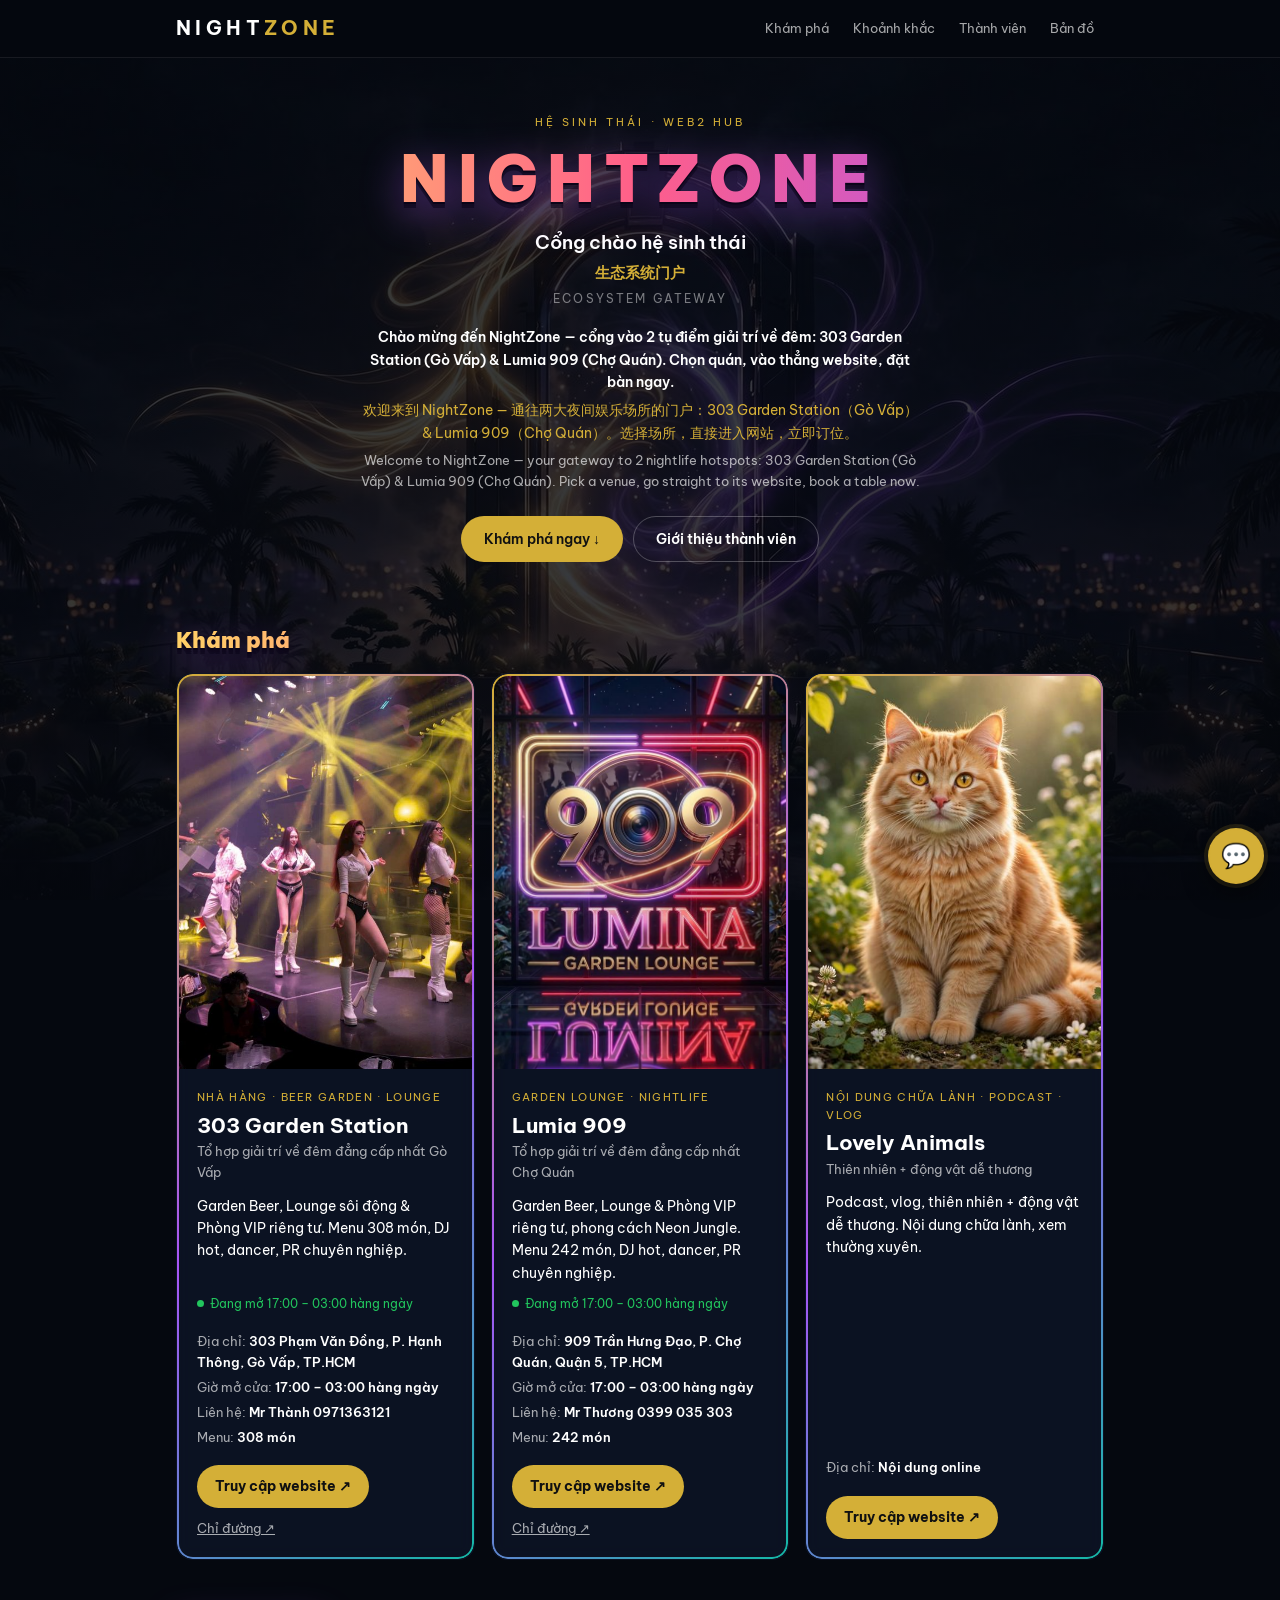
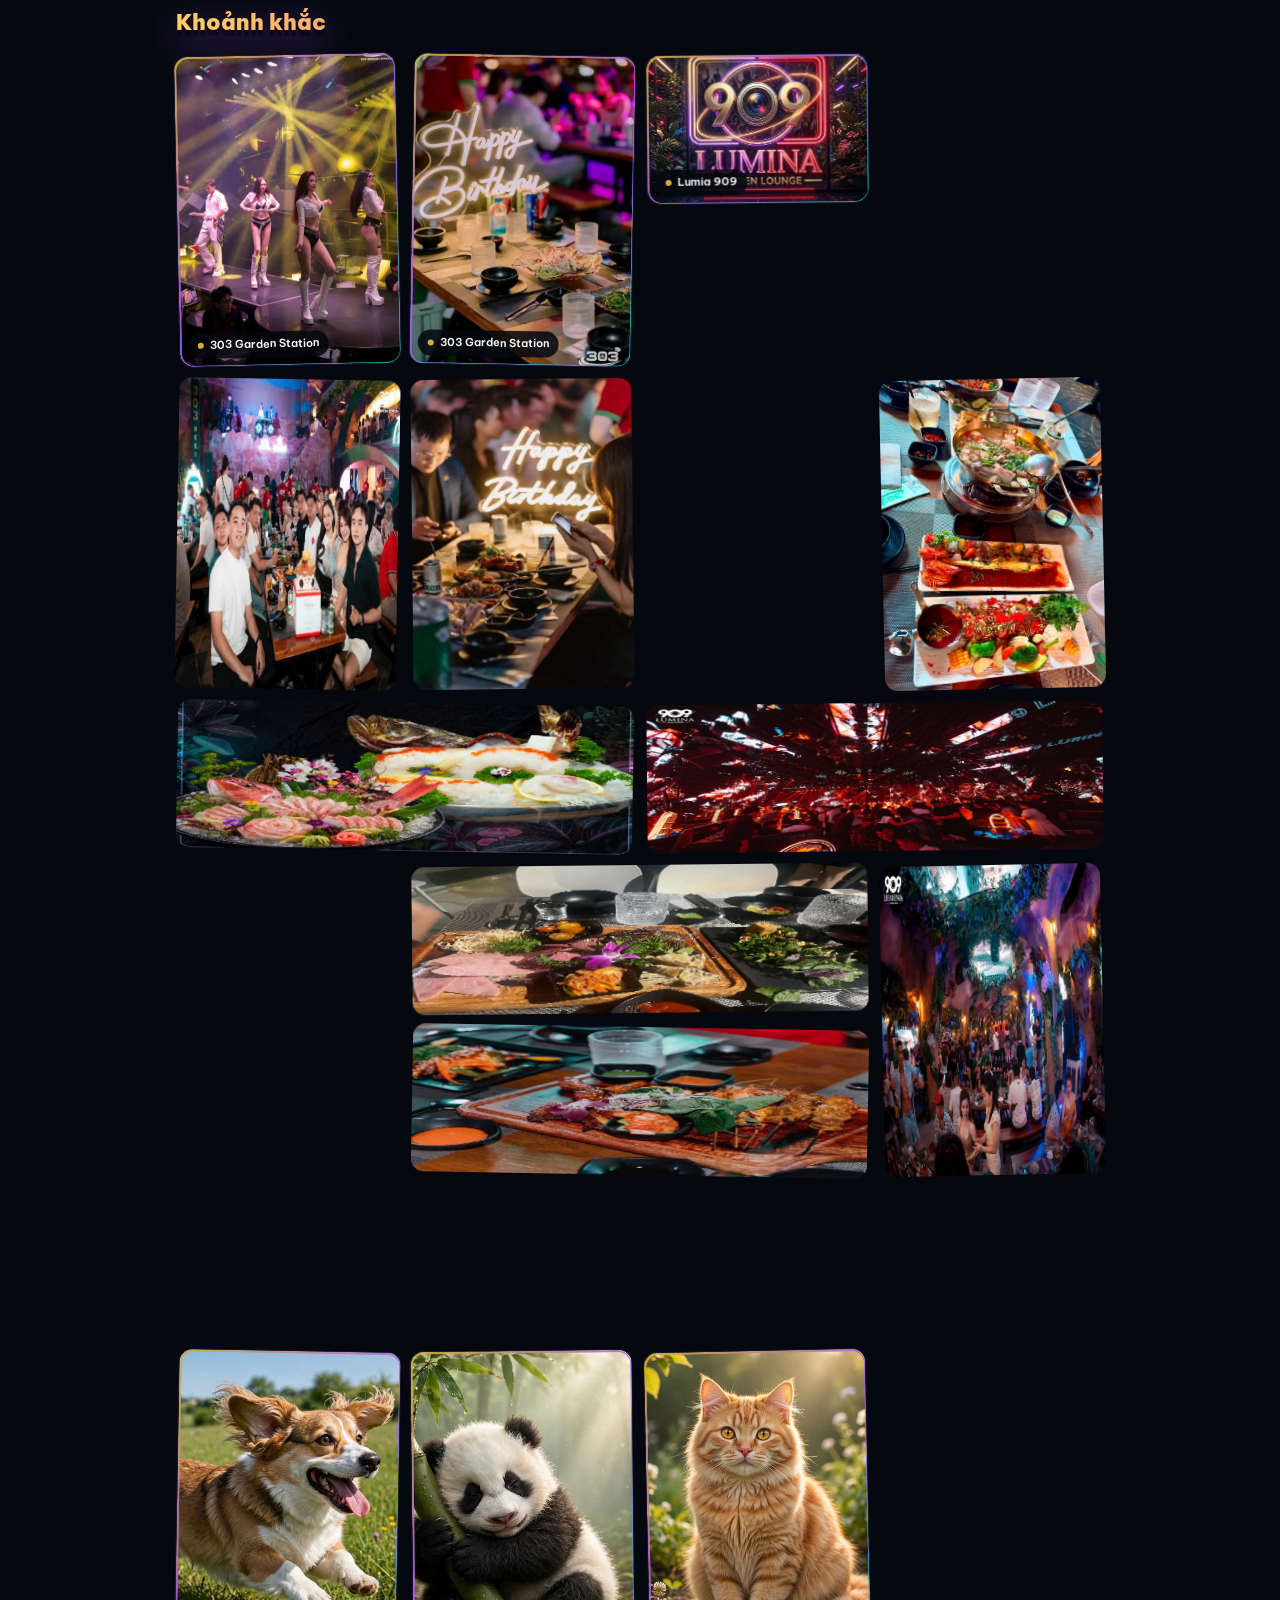
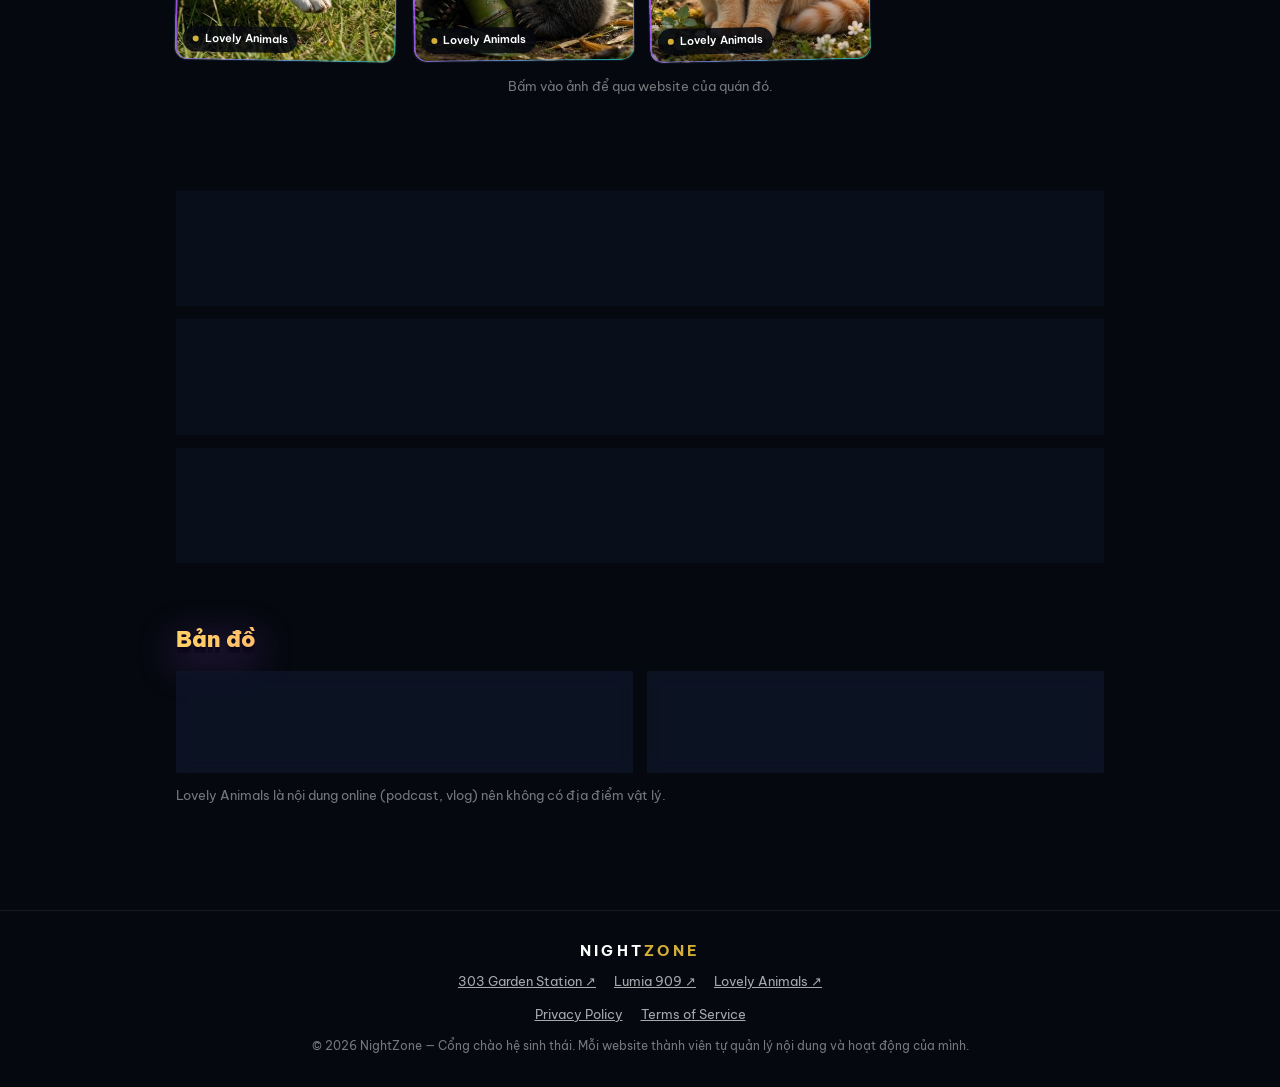
<file: public/index.html>
<!DOCTYPE html>
<html lang="vi">
<head>
<meta charset="UTF-8">
<meta name="viewport" content="width=device-width, initial-scale=1">
<title>NightZone — Cổng chào hệ sinh thái</title>
<meta name="description" content="NightZone là điểm truy cập chung — khám phá, kết nối và điều hướng tới 303 Garden Station, Lumia 909 và Lovely Animals.">
<meta property="og:title" content="NightZone — Cổng chào hệ sinh thái">
<meta property="og:description" content="Khám phá, kết nối và điều hướng tới 303 Garden Station, Lumia 909 và Lovely Animals.">
<meta property="og:type" content="website">
<meta property="og:url" content="https://nightzone.vercel.app/">
<meta property="og:image" content="https://nightzone.vercel.app/images/og-image.jpg">
<meta property="og:image:width" content="1200">
<meta property="og:image:height" content="630">
<meta name="twitter:card" content="summary_large_image">
<meta name="twitter:title" content="NightZone — Cổng chào hệ sinh thái">
<meta name="twitter:description" content="Khám phá, kết nối và điều hướng tới 303 Garden Station, Lumia 909 và Lovely Animals.">
<meta name="twitter:image" content="https://nightzone.vercel.app/images/og-image.jpg">
<link rel="icon" href="data:image/svg+xml,%3Csvg xmlns='http://www.w3.org/2000/svg' viewBox='0 0 64 64'%3E%3Crect width='64' height='64' rx='12' fill='%2305080f'/%3E%3Ctext x='32' y='42' font-family='Arial,sans-serif' font-size='26' font-weight='bold' fill='%23d4af37' text-anchor='middle'%3ENZ%3C/text%3E%3C/svg%3E">
<link rel="preconnect" href="https://fonts.googleapis.com">
<link rel="preconnect" href="https://fonts.gstatic.com" crossorigin>
<link href="https://fonts.googleapis.com/css2?family=Be+Vietnam+Pro:wght@400;600;700;800;900&display=swap" rel="stylesheet">
<link rel="stylesheet" href="css/main.css">
<link rel="stylesheet" href="css/manh-ghep.css">
</head>
<body>
<header class="nz-header">
  <div class="nz-header-inner">
    <a class="nz-logo" href="#">NIGHT<span>ZONE</span></a>
    <nav class="nz-nav">
      <a href="#kham-pha">Khám phá</a>
      <a href="#khoanh-khac">Khoảnh khắc</a>
      <a href="#thanh-vien">Thành viên</a>
      <a href="#ban-do">Bản đồ</a>
    </nav>
  </div>
</header>

<main class="nz-main">
  <!-- Hero -->
  <section class="nz-hero">
    <div class="nz-hero-eyebrow">Hệ sinh thái · Web2 Hub</div>
    <h1>NIGHTZONE</h1>
    <div class="nz-hero-tagline">Cổng chào hệ sinh thái</div>
    <div class="nz-hero-tagline-cn">生态系统门户</div>
    <div class="nz-hero-tagline-en">Ecosystem Gateway</div>
    <div class="nz-hero-intro">
      <span class="nz-intro-vi">Chào mừng đến NightZone — cổng vào 2 tụ điểm giải trí về đêm: 303 Garden Station (Gò Vấp) &amp; Lumia 909 (Chợ Quán). Chọn quán, vào thẳng website, đặt bàn ngay.</span>
      <span class="nz-intro-cn">欢迎来到 NightZone — 通往两大夜间娱乐场所的门户：303 Garden Station（Gò Vấp）&amp; Lumia 909（Chợ Quán）。选择场所，直接进入网站，立即订位。</span>
      <span class="nz-intro-en">Welcome to NightZone — your gateway to 2 nightlife hotspots: 303 Garden Station (Gò Vấp) &amp; Lumia 909 (Chợ Quán). Pick a venue, go straight to its website, book a table now.</span>
    </div>
    <div class="nz-hero-cta">
      <a class="nz-btn nz-btn-gold" href="#kham-pha">Khám phá ngay ↓</a>
      <a class="nz-btn nz-btn-ghost" href="#thanh-vien">Giới thiệu thành viên</a>
    </div>
  </section>

  <!-- Discovery: 3 member cards -->
  <section class="nz-section" id="kham-pha">
    <h2 class="nz-sec-title">Khám phá</h2>
    <div class="nz-cards" id="nz-cards">
      <p style="color:rgba(255,255,255,.65);font-size:14px;">Đang tải danh sách thành viên…</p>
    </div>
  </section>

  <!-- Moments: scattered collage from the 3 members' libraries -->
  <section class="nz-section" id="khoanh-khac">
    <h2 class="nz-sec-title">Khoảnh khắc</h2>
    <div class="nz-collage" id="nz-collage"></div>
    <p class="nz-collage-note">Bấm vào ảnh để qua website của quán đó.</p>
  </section>

  <!-- Member introduction -->
  <section class="nz-section" id="thanh-vien">
    <h2 class="nz-sec-title">Giới thiệu thành viên</h2>
    <div id="nz-intro"></div>
  </section>

  <!-- Map: simple Google Maps links for the 2 venues -->
  <section class="nz-section" id="ban-do">
    <h2 class="nz-sec-title">Bản đồ</h2>
    <div class="nz-map-list" id="nz-map-list"></div>
    <p class="nz-map-note">Lovely Animals là nội dung online (podcast, vlog) nên không có địa điểm vật lý.</p>
  </section>
</main>

<footer class="nz-footer">
  <div class="nz-footer-brand">NIGHT<span>ZONE</span></div>
  <div class="nz-footer-links">
    <a href="https://gardenstation303-mainnet.vercel.app" target="_blank" rel="noopener noreferrer">303 Garden Station ↗</a>
    <a href="https://lumia909.vercel.app" target="_blank" rel="noopener noreferrer">Lumia 909 ↗</a>
    <a href="https://tnkh160389.github.io" target="_blank" rel="noopener noreferrer">Lovely Animals ↗</a>
  </div>
  <div class="nz-footer-links">
    <a href="privacy.html">Privacy Policy</a>
    <a href="terms.html">Terms of Service</a>
  </div>
  <p>© 2026 NightZone — Cổng chào hệ sinh thái. Mỗi website thành viên tự quản lý nội dung và hoạt động của mình.</p>
</footer>

<script src="js/main.js"></script>
<script src="js/manh-ghep.js"></script>
<script src="js/chatbot.js"></script>

<!-- Chatbot Tier 1 (Phase B): floating button, bottom-right -->
<button type="button" class="nz-chat-fab" id="nz-chat-fab" aria-label="Chat với NightZone">💬</button>
</body>
</html>
</file>
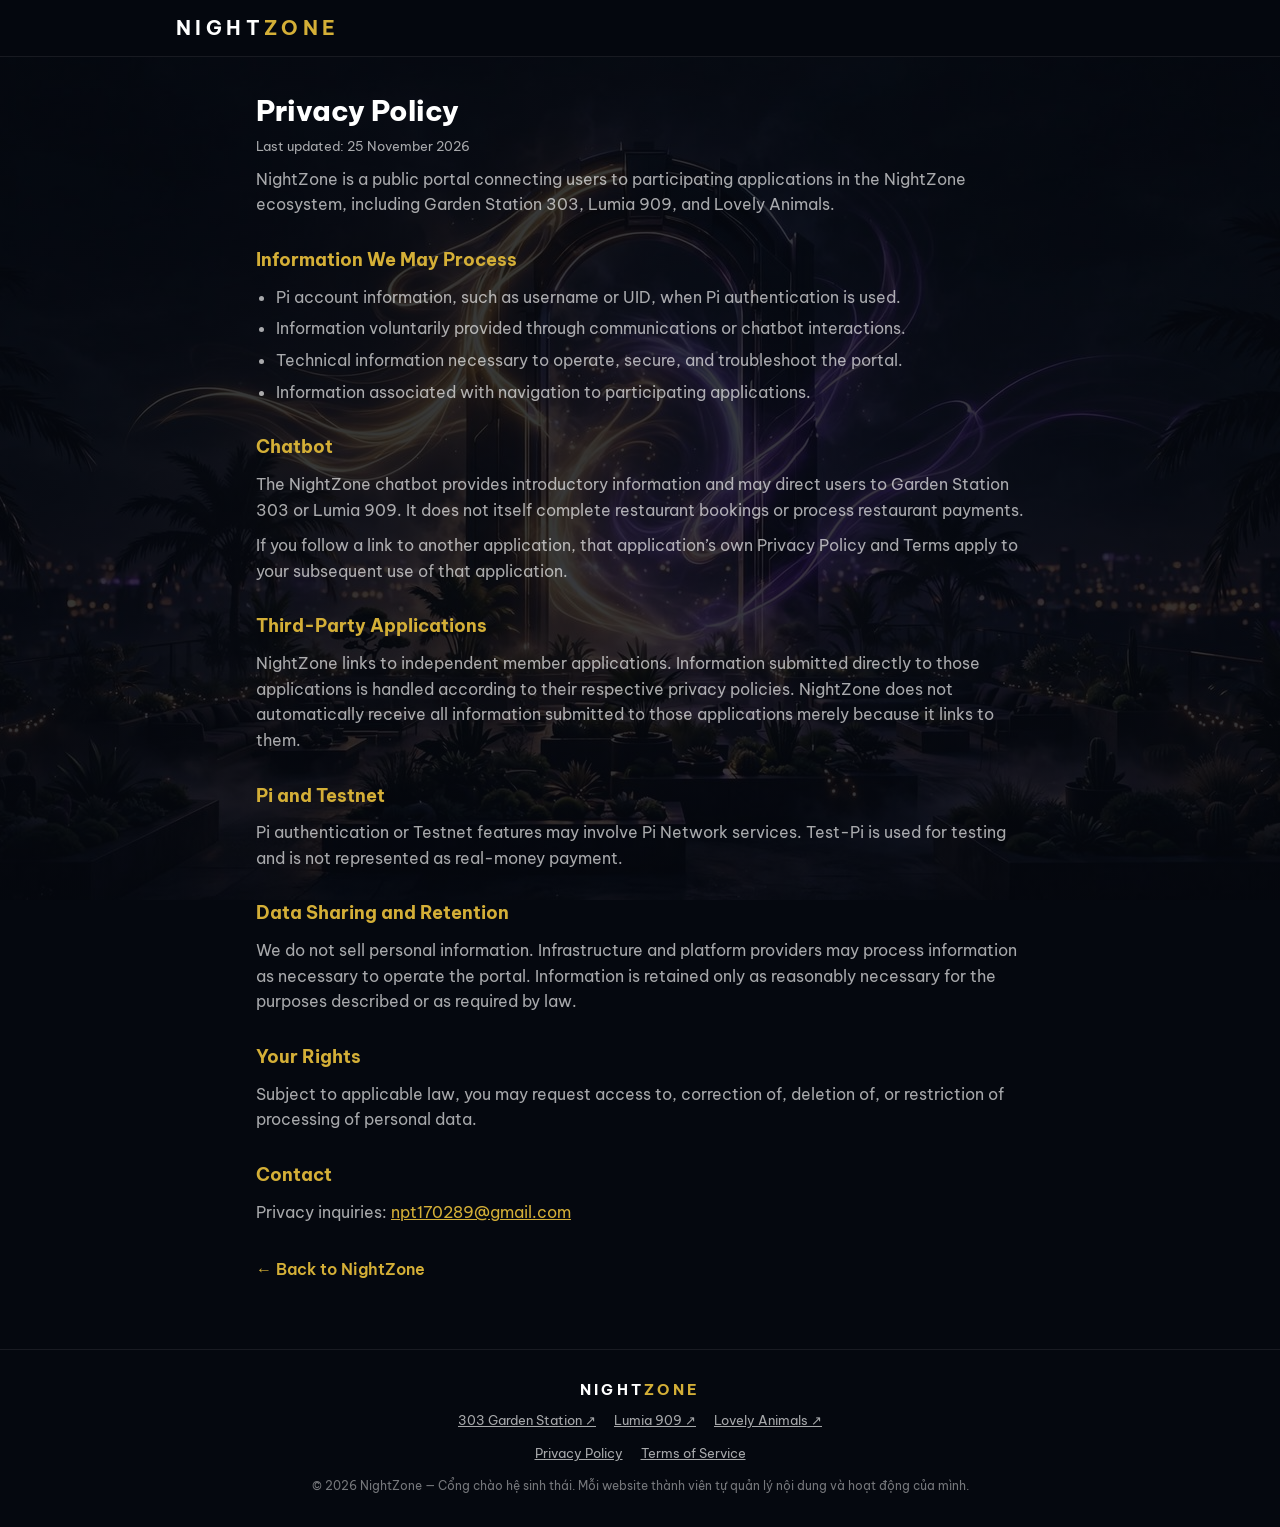
<file: public/privacy.html>
<!DOCTYPE html>
<html lang="en">
<head>
<meta charset="UTF-8">
<meta name="viewport" content="width=device-width, initial-scale=1">
<title>Privacy Policy — NightZone</title>
<meta name="description" content="NightZone Privacy Policy — how the NightZone portal handles information when you browse the hub or use its chatbot.">
<link rel="icon" href="data:image/svg+xml,%3Csvg xmlns='http://www.w3.org/2000/svg' viewBox='0 0 64 64'%3E%3Crect width='64' height='64' rx='12' fill='%2305080f'/%3E%3Ctext x='32' y='42' font-family='Arial,sans-serif' font-size='26' font-weight='bold' fill='%23d4af37' text-anchor='middle'%3ENZ%3C/text%3E%3C/svg%3E">
<link rel="preconnect" href="https://fonts.googleapis.com">
<link rel="preconnect" href="https://fonts.gstatic.com" crossorigin>
<link href="https://fonts.googleapis.com/css2?family=Be+Vietnam+Pro:wght@400;600;700;800;900&display=swap" rel="stylesheet">
<link rel="stylesheet" href="css/main.css">
<style>
.nz-legal{max-width:800px;margin:0 auto;padding:36px 16px 8px}
.nz-legal h1{font-size:28px;font-weight:800;line-height:1.25;margin-bottom:8px}
.nz-legal-updated{color:var(--muted);font-size:13px;margin-bottom:8px}
.nz-legal-intro{color:var(--muted);margin-bottom:8px}
.nz-legal h2{font-size:18px;font-weight:700;color:var(--gold);margin:28px 0 10px}
.nz-legal p{color:var(--muted);margin-bottom:10px}
.nz-legal ul{padding-left:20px;margin-bottom:10px}
.nz-legal li{color:var(--muted);margin-bottom:6px}
.nz-legal a{color:var(--gold);text-decoration:underline}
.nz-legal-back{margin-top:32px}
.nz-legal-back a{color:var(--gold);text-decoration:none;font-weight:600}
.nz-legal-back a:hover{text-decoration:underline}
</style>
</head>
<body>
<header class="nz-header">
  <div class="nz-header-inner">
    <a class="nz-logo" href="index.html">NIGHT<span>ZONE</span></a>
  </div>
</header>

<main class="nz-legal">
  <h1>Privacy Policy</h1>
  <p class="nz-legal-updated">Last updated: 25 November 2026</p>
  <p class="nz-legal-intro">NightZone is a public portal connecting users to participating applications in the NightZone ecosystem, including Garden Station 303, Lumia 909, and Lovely Animals.</p>

  <h2>Information We May Process</h2>
  <ul>
    <li>Pi account information, such as username or UID, when Pi authentication is used.</li>
    <li>Information voluntarily provided through communications or chatbot interactions.</li>
    <li>Technical information necessary to operate, secure, and troubleshoot the portal.</li>
    <li>Information associated with navigation to participating applications.</li>
  </ul>

  <h2>Chatbot</h2>
  <p>The NightZone chatbot provides introductory information and may direct users to Garden Station 303 or Lumia 909. It does not itself complete restaurant bookings or process restaurant payments.</p>
  <p>If you follow a link to another application, that application&rsquo;s own Privacy Policy and Terms apply to your subsequent use of that application.</p>

  <h2>Third-Party Applications</h2>
  <p>NightZone links to independent member applications. Information submitted directly to those applications is handled according to their respective privacy policies. NightZone does not automatically receive all information submitted to those applications merely because it links to them.</p>

  <h2>Pi and Testnet</h2>
  <p>Pi authentication or Testnet features may involve Pi Network services. Test-Pi is used for testing and is not represented as real-money payment.</p>

  <h2>Data Sharing and Retention</h2>
  <p>We do not sell personal information. Infrastructure and platform providers may process information as necessary to operate the portal. Information is retained only as reasonably necessary for the purposes described or as required by law.</p>

  <h2>Your Rights</h2>
  <p>Subject to applicable law, you may request access to, correction of, deletion of, or restriction of processing of personal data.</p>

  <h2>Contact</h2>
  <p>Privacy inquiries: <a href="mailto:npt170289@gmail.com">npt170289@gmail.com</a></p>

  <p class="nz-legal-back"><a href="index.html">&larr; Back to NightZone</a></p>
</main>

<footer class="nz-footer">
  <div class="nz-footer-brand">NIGHT<span>ZONE</span></div>
  <div class="nz-footer-links">
    <a href="https://gardenstation303-mainnet.vercel.app" target="_blank" rel="noopener noreferrer">303 Garden Station &#8599;</a>
    <a href="https://lumia909.vercel.app" target="_blank" rel="noopener noreferrer">Lumia 909 &#8599;</a>
    <a href="https://tnkh160389.github.io" target="_blank" rel="noopener noreferrer">Lovely Animals &#8599;</a>
  </div>
  <div class="nz-footer-links">
    <a href="privacy.html">Privacy Policy</a>
    <a href="terms.html">Terms of Service</a>
  </div>
  <p>&copy; 2026 NightZone &mdash; Cổng ch&agrave;o hệ sinh th&aacute;i. Mỗi website th&agrave;nh vi&ecirc;n tự quản l&yacute; nội dung v&agrave; hoạt động của m&igrave;nh.</p>
</footer>
</body>
</html>
</file>
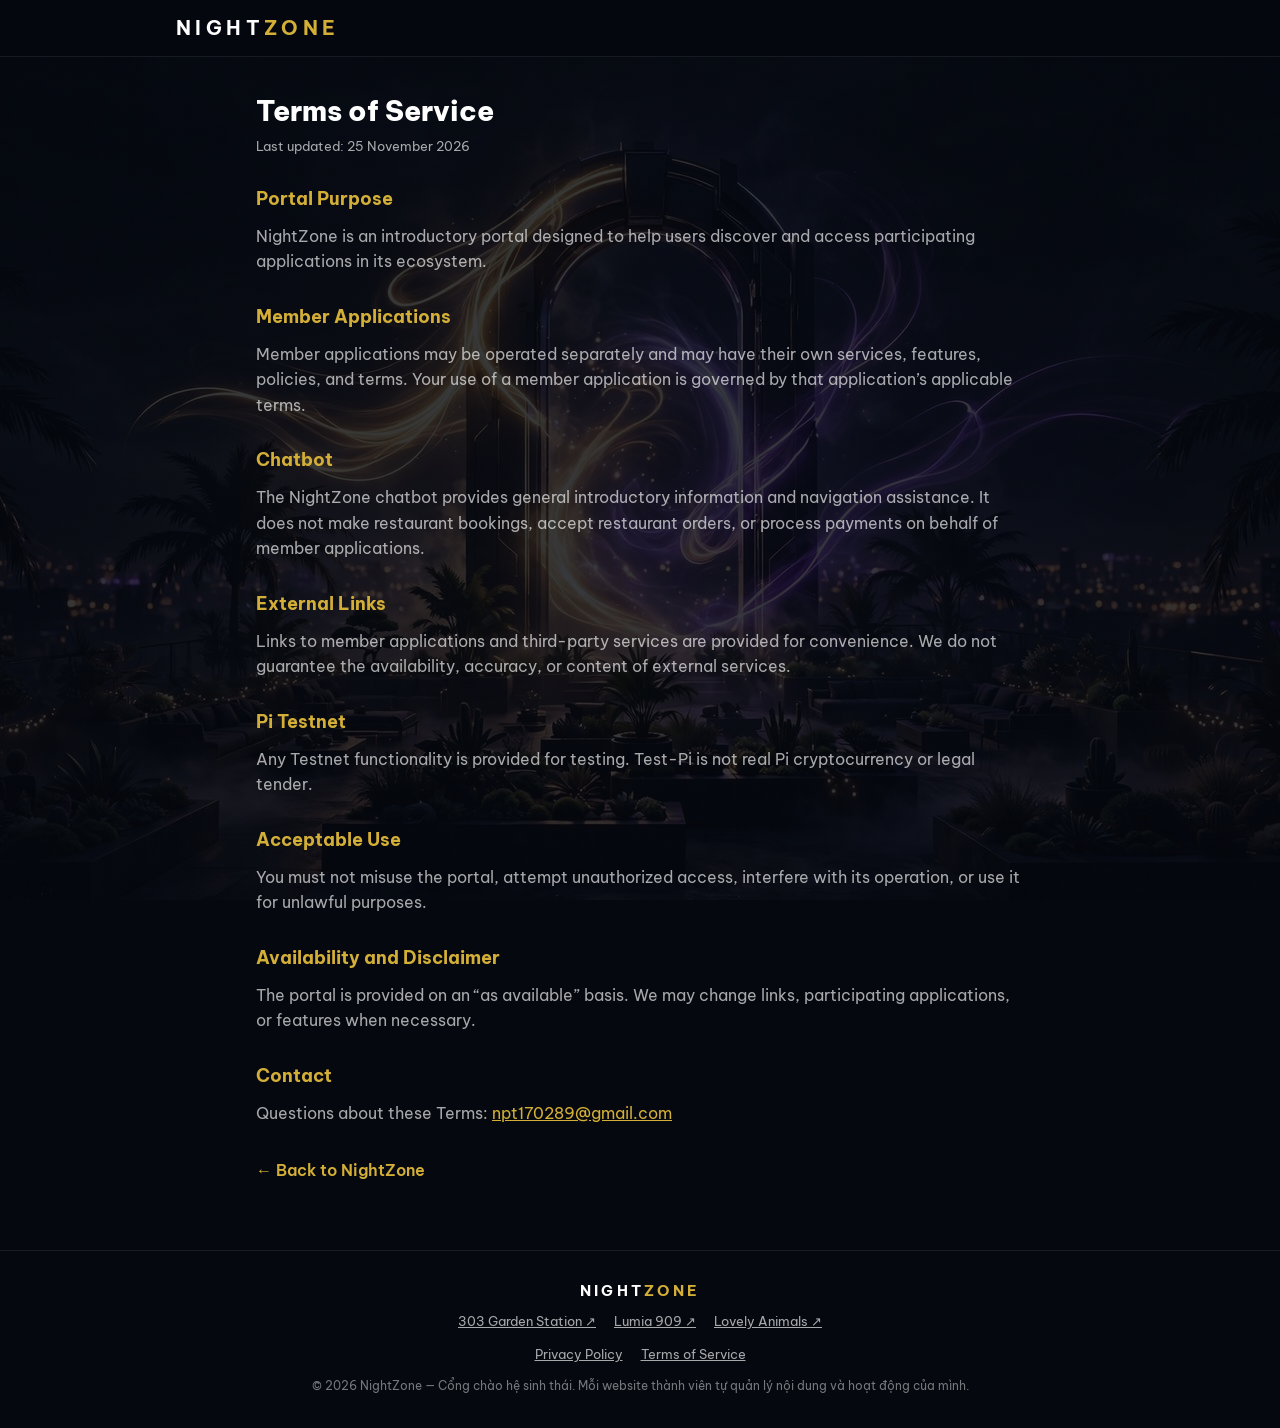
<file: public/terms.html>
<!DOCTYPE html>
<html lang="en">
<head>
<meta charset="UTF-8">
<meta name="viewport" content="width=device-width, initial-scale=1">
<title>Terms of Service — NightZone</title>
<meta name="description" content="NightZone Terms of Service — the terms governing use of the NightZone portal.">
<link rel="icon" href="data:image/svg+xml,%3Csvg xmlns='http://www.w3.org/2000/svg' viewBox='0 0 64 64'%3E%3Crect width='64' height='64' rx='12' fill='%2305080f'/%3E%3Ctext x='32' y='42' font-family='Arial,sans-serif' font-size='26' font-weight='bold' fill='%23d4af37' text-anchor='middle'%3ENZ%3C/text%3E%3C/svg%3E">
<link rel="preconnect" href="https://fonts.googleapis.com">
<link rel="preconnect" href="https://fonts.gstatic.com" crossorigin>
<link href="https://fonts.googleapis.com/css2?family=Be+Vietnam+Pro:wght@400;600;700;800;900&display=swap" rel="stylesheet">
<link rel="stylesheet" href="css/main.css">
<style>
.nz-legal{max-width:800px;margin:0 auto;padding:36px 16px 8px}
.nz-legal h1{font-size:28px;font-weight:800;line-height:1.25;margin-bottom:8px}
.nz-legal-updated{color:var(--muted);font-size:13px;margin-bottom:8px}
.nz-legal h2{font-size:18px;font-weight:700;color:var(--gold);margin:28px 0 10px}
.nz-legal p{color:var(--muted);margin-bottom:10px}
.nz-legal ul{padding-left:20px;margin-bottom:10px}
.nz-legal li{color:var(--muted);margin-bottom:6px}
.nz-legal a{color:var(--gold);text-decoration:underline}
.nz-legal-back{margin-top:32px}
.nz-legal-back a{color:var(--gold);text-decoration:none;font-weight:600}
.nz-legal-back a:hover{text-decoration:underline}
</style>
</head>
<body>
<header class="nz-header">
  <div class="nz-header-inner">
    <a class="nz-logo" href="index.html">NIGHT<span>ZONE</span></a>
  </div>
</header>

<main class="nz-legal">
  <h1>Terms of Service</h1>
  <p class="nz-legal-updated">Last updated: 25 November 2026</p>

  <h2>Portal Purpose</h2>
  <p>NightZone is an introductory portal designed to help users discover and access participating applications in its ecosystem.</p>

  <h2>Member Applications</h2>
  <p>Member applications may be operated separately and may have their own services, features, policies, and terms. Your use of a member application is governed by that application&rsquo;s applicable terms.</p>

  <h2>Chatbot</h2>
  <p>The NightZone chatbot provides general introductory information and navigation assistance. It does not make restaurant bookings, accept restaurant orders, or process payments on behalf of member applications.</p>

  <h2>External Links</h2>
  <p>Links to member applications and third-party services are provided for convenience. We do not guarantee the availability, accuracy, or content of external services.</p>

  <h2>Pi Testnet</h2>
  <p>Any Testnet functionality is provided for testing. Test-Pi is not real Pi cryptocurrency or legal tender.</p>

  <h2>Acceptable Use</h2>
  <p>You must not misuse the portal, attempt unauthorized access, interfere with its operation, or use it for unlawful purposes.</p>

  <h2>Availability and Disclaimer</h2>
  <p>The portal is provided on an &ldquo;as available&rdquo; basis. We may change links, participating applications, or features when necessary.</p>

  <h2>Contact</h2>
  <p>Questions about these Terms: <a href="mailto:npt170289@gmail.com">npt170289@gmail.com</a></p>

  <p class="nz-legal-back"><a href="index.html">&larr; Back to NightZone</a></p>
</main>

<footer class="nz-footer">
  <div class="nz-footer-brand">NIGHT<span>ZONE</span></div>
  <div class="nz-footer-links">
    <a href="https://gardenstation303-mainnet.vercel.app" target="_blank" rel="noopener noreferrer">303 Garden Station &#8599;</a>
    <a href="https://lumia909.vercel.app" target="_blank" rel="noopener noreferrer">Lumia 909 &#8599;</a>
    <a href="https://tnkh160389.github.io" target="_blank" rel="noopener noreferrer">Lovely Animals &#8599;</a>
  </div>
  <div class="nz-footer-links">
    <a href="privacy.html">Privacy Policy</a>
    <a href="terms.html">Terms of Service</a>
  </div>
  <p>&copy; 2026 NightZone &mdash; Cổng ch&agrave;o hệ sinh th&aacute;i. Mỗi website th&agrave;nh vi&ecirc;n tự quản l&yacute; nội dung v&agrave; hoạt động của m&igrave;nh.</p>
</footer>
</body>
</html>
</file>
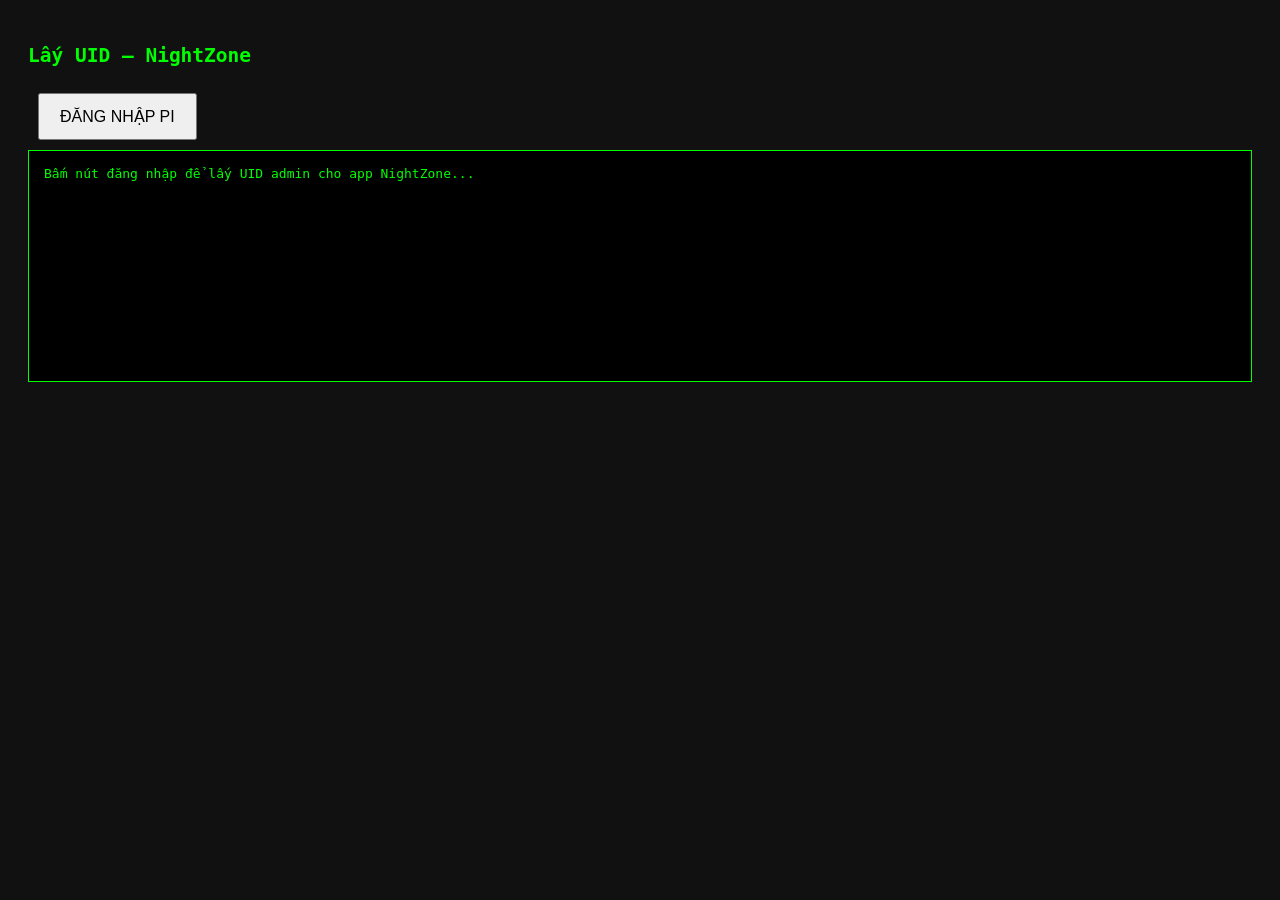
<file: public/uid.html>
<!DOCTYPE html>
<html>
<head>
  <meta charset="utf-8">
  <meta name="viewport" content="width=device-width, initial-scale=1">
  <title>Lấy UID — NightZone</title>
  <script src="https://sdk.minepi.com/pi-sdk.js"></script>
  <style>
    body { font-family: monospace; background: #111; color: #0f0; padding: 20px; }
    button { padding: 12px 20px; margin: 10px; font-size: 16px; cursor: pointer; }
    #log { white-space: pre-wrap; background: #000; padding: 15px; border: 1px solid #0f0; min-height: 200px; overflow: auto; }
    .uid { color: #ff0; font-size: 18px; font-weight: bold; }
  </style>
</head>
<body>
  <h2>Lấy UID — NightZone</h2>
  <button id="btnLogin">ĐĂNG NHẬP PI</button>
  <div id="log">Bấm nút đăng nhập để lấy UID admin cho app NightZone...</div>

<script>
  const Pi = window.Pi;
  // NightZone: Testnet app -> sandbox: true
  Pi.init({ version: "2.0", sandbox: true });

  function addLog(m) {
    const el = document.getElementById('log');
    el.textContent += "\n[" + new Date().toLocaleTimeString() + "] " + m;
    el.scrollTop = el.scrollHeight;
    console.log(m);
  }

  document.getElementById('btnLogin').onclick = async () => {
    try {
      addLog("Đang yêu cầu xác thực Pi Network...");
      const auth = await Pi.authenticate(['username'], (incompletePayment) => {
        addLog("Phát hiện giao dịch chưa hoàn thành: " + incompletePayment.identifier);
      });
      addLog("Đăng nhập thành công!");
      addLog("Username: " + auth.user.username);
      addLog("UID: " + auth.user.uid);
      addLog("--- Copy UID ở trên gửi cho Muse ---");
    } catch (e) {
      addLog("Lỗi đăng nhập: " + e.message);
    }
  };
</script>
</body>
</html>
</file>
<file: public/css/manh-ghep.css>
/* Mảnh ghép — tile-assembly photo reveal (Nguyễn, 2026-11-26).
   Shared effect spec, identical across the 5 ecosystem sites.
   Applies to: "Khoảnh khắc" collage images + member-card photos.
   Videos are never touched. No-JS / no-IntersectionObserver: images
   render normally (hidden state is applied by JS only, at play time). */

.nz-card-media { position: relative; }

/* Tile layer: absolutely covers the photo's box, sits above the img
   but below the collage app-name chip (chip comes later in the DOM). */
.mg-tiles {
  position: absolute;
  inset: 0;
  z-index: 1;
  overflow: hidden;
  pointer-events: none;
}
.mg-tile {
  position: absolute;
  background-repeat: no-repeat;
  opacity: 0;
  /* Start state is set inline per tile (random small offset + scale).
     Transition: ease-out cubic, ~0.32s; stagger via inline delay. */
  transition:
    transform 0.32s cubic-bezier(0.22, 1, 0.36, 1),
    opacity 0.32s cubic-bezier(0.22, 1, 0.36, 1);
  will-change: transform, opacity;
}
.mg-tiles.mg-play .mg-tile {
  transform: translate(0, 0) scale(1) !important;
  opacity: 1;
}

/* Img is hidden only while its tiles are assembling (JS adds this class
   right before building the tiles). After the animation the tiles are
   removed and the img fades back in. */
.mg-hidden { opacity: 0 !important; }
.mg-fade-in { transition: opacity 0.25s ease; }

/* Reduced motion: never hide the img, never animate tiles. */
@media (prefers-reduced-motion: reduce) {
  .mg-tiles { display: none; }
  .mg-hidden { opacity: 1 !important; }
}
</file>
<file: public/css/main.css>
/* NightZone Tầng 1 — Hub welcome gate.
   Custom CSS, NO Tailwind (no purge risk). Mobile-first.
   Neutral theme: dark navy base + calm gold accent.
   NOT Garden red, NOT Lumia neon jungle. */
:root {
  --bg: #05080f;
  --bg-soft: #0b1220;
  --card: #0f172a;
  --card-border: rgba(255, 255, 255, 0.10);
  --gold: #d4af37;
  --gold-soft: rgba(212, 175, 55, 0.14);
  --text: #ffffff;
  --muted: rgba(255, 255, 255, 0.65);
  --muted-2: rgba(255, 255, 255, 0.45);
  --green: #22c55e;
  --radius: 16px;
}
* { box-sizing: border-box; margin: 0; padding: 0; }
html { scroll-behavior: smooth; }
body {
  background-color: var(--bg);
  background-image: linear-gradient(rgba(5, 8, 15, 0.80), rgba(5, 8, 15, 0.80)), url("../images/bg-nightzone.jpg");
  background-size: cover;
  background-position: center;
  background-attachment: fixed;
  background-repeat: no-repeat;
  color: var(--text);
  font-family: "Be Vietnam Pro", -apple-system, BlinkMacSystemFont, "Segoe UI", Roboto, "Helvetica Neue", Arial, sans-serif;
  font-size: 15px;
  line-height: 1.6;
  -webkit-font-smoothing: antialiased;
}
a { color: inherit; text-decoration: none; }
a:focus-visible, button:focus-visible { outline: 2px solid var(--gold); outline-offset: 2px; }

/* ---------- Header ---------- */
.nz-header {
  position: sticky;
  top: 0;
  z-index: 50;
  background: rgba(5, 8, 15, 0.92);
  border-bottom: 1px solid rgba(255, 255, 255, 0.08);
}
.nz-header-inner {
  max-width: 960px;
  margin: 0 auto;
  padding: 12px 16px;
  display: flex;
  align-items: center;
  justify-content: space-between;
  gap: 12px;
}
.nz-logo {
  font-size: 20px;
  font-weight: 700;
  letter-spacing: 0.22em;
  color: var(--text);
  white-space: nowrap;
}
.nz-logo span { color: var(--gold); }
.nz-nav { display: flex; gap: 4px; }
.nz-nav a {
  padding: 6px 10px;
  border-radius: 999px;
  font-size: 13px;
  color: var(--muted);
}
.nz-nav a:hover { color: var(--text); background: rgba(255, 255, 255, 0.06); }

/* ---------- Layout ---------- */
.nz-main { max-width: 960px; margin: 0 auto; padding: 0 16px 48px; }
.nz-section { padding: 40px 0 8px; }
.nz-sec-title {
  font-size: 20px;
  font-weight: 900;
  line-height: 1.3;
  margin-bottom: 18px;
}
/* Section titles reveal on scroll (JS adds .reveal then .in via
   IntersectionObserver). Hidden state is applied by JS only, so
   no-JS still shows the titles. */
.nz-sec-title.reveal { opacity: 0; transform: translateY(12px); transition: opacity 0.7s ease, transform 0.7s ease; }
.nz-sec-title.reveal.in { opacity: 1; transform: translateY(0); }
/* Colorful 3D sparkling display titles (Nguyễn, 2026-11-22: font sặc sỡ 3D lấp lánh).
   Display titles ONLY — hero NIGHTZONE + 4 section titles. Body text stays
   Be Vietnam Pro regular for readability. Vivid gradient (gold → pink →
   purple → cyan) + 3D extrusion (layered drop-shadow) + slow shimmer sweep.
   NOTE: this block must stay BEFORE the .nz-hero h1 rule below — same
   specificity, so the h1 rule's own animation (shimmer + glow) wins. */
.nz-hero h1,
.nz-sec-title {
  font-weight: 900;
  background: linear-gradient(90deg, #ffd166 0%, #ff5e8a 25%, #a855f7 50%, #22d3ee 75%, #ffd166 100%);
  background-size: 200% auto;
  -webkit-background-clip: text;
  background-clip: text;
  -webkit-text-fill-color: transparent;
  color: transparent;
  filter: drop-shadow(0 2px 0 rgba(10, 4, 24, 0.9)) drop-shadow(0 4px 0 rgba(10, 4, 24, 0.6)) drop-shadow(0 10px 20px rgba(168, 85, 247, 0.45));
  animation: nz-shimmer 7s linear infinite;
}
/* Slow shimmer sweep across the gradient (no strobe, no flashing). */
@keyframes nz-shimmer {
  from { background-position: 0% center; }
  to { background-position: 200% center; }
}
/* ---------- Hero ---------- */
.nz-hero { text-align: center; padding: 56px 0 24px; }
.nz-hero-eyebrow {
  font-size: 11px;
  letter-spacing: 0.28em;
  text-transform: uppercase;
  color: var(--gold);
  margin-bottom: 14px;
}
.nz-hero h1 {
  font-size: 44px;
  line-height: 1.05;
  letter-spacing: 0.14em;
  /* Display treatment (shared rule below) + glow pulse on top of shimmer. */
  animation: nz-shimmer 7s linear infinite, nz-glow 4s ease-in-out infinite;
}
/* Gentle glow pulse + letter-spacing breathing (slow 4s cycle, no strobe).
   Animates the drop-shadow filter — text-shadow would bleed through the
   transparent gradient fill. */
@keyframes nz-glow {
  0%, 100% {
    filter: drop-shadow(0 2px 0 rgba(10, 4, 24, 0.9)) drop-shadow(0 4px 0 rgba(10, 4, 24, 0.6)) drop-shadow(0 0 14px rgba(212, 175, 55, 0.35)) drop-shadow(0 10px 20px rgba(168, 85, 247, 0.35));
    letter-spacing: 0.14em;
  }
  50% {
    filter: drop-shadow(0 2px 0 rgba(10, 4, 24, 0.9)) drop-shadow(0 4px 0 rgba(10, 4, 24, 0.6)) drop-shadow(0 0 32px rgba(255, 94, 138, 0.55)) drop-shadow(0 10px 26px rgba(168, 85, 247, 0.6));
    letter-spacing: 0.18em;
  }
}
.nz-hero-tagline {
  margin-top: 14px;
  font-size: 17px;
  font-weight: 600;
}
.nz-hero-tagline-cn {
  margin-top: 4px;
  font-size: 15px;
  font-weight: 600;
  color: var(--gold);
}
.nz-hero-tagline-en {
  margin-top: 4px;
  font-size: 12px;
  letter-spacing: 0.18em;
  text-transform: uppercase;
  color: var(--muted-2);
}
.nz-hero-intro {
  margin: 18px auto 0;
  max-width: 560px;
  font-size: 14px;
  animation: nz-rise 0.9s ease-out both;
}
/* Trilingual welcome: VI white bold / CN gold / EN muted, one line each. */
.nz-hero-intro span { display: block; }
.nz-intro-vi { color: var(--text); font-weight: 600; }
.nz-intro-cn { color: var(--gold); margin-top: 6px; }
.nz-intro-en { color: var(--muted); font-size: 13px; margin-top: 6px; }
/* Welcome text fades in and slides up on load (once, moderate speed). */
@keyframes nz-rise {
  from { opacity: 0; transform: translateY(14px); }
  to { opacity: 1; transform: translateY(0); }
}
.nz-hero-cta { margin-top: 24px; display: flex; gap: 10px; justify-content: center; flex-wrap: wrap; }
.nz-btn {
  display: inline-block;
  padding: 11px 22px;
  border-radius: 999px;
  font-size: 14px;
  font-weight: 600;
  border: 1px solid transparent;
  cursor: pointer;
}
.nz-btn-gold { background: var(--gold); color: #111111; }
.nz-btn-ghost { border-color: rgba(255, 255, 255, 0.25); color: var(--text); }
.nz-btn-ghost:hover { border-color: var(--gold); color: var(--gold); }

/* ---------- Member cards ---------- */
.nz-cards {
  display: grid;
  grid-template-columns: 1fr;
  gap: 16px;
}
.nz-card {
  background: rgba(15, 23, 42, 0.72);
  -webkit-backdrop-filter: blur(8px);
  backdrop-filter: blur(8px);
  border: 1px solid transparent;
  border-radius: var(--radius);
  padding: 0;
  display: flex;
  flex-direction: column;
  position: relative;
  overflow: hidden;
}
/* Vertical banner: tall portrait venue image on top (3:4), full-bleed,
   cropped with object-fit: cover. Links to the member website. */
.nz-card-media {
  display: block;
  aspect-ratio: 3 / 4;
  overflow: hidden;
  border-radius: var(--radius) var(--radius) 0 0;
  flex-shrink: 0;
}
.nz-card-media img {
  width: 100%;
  height: 100%;
  object-fit: cover;
  object-position: center;
  display: block;
}
.nz-card-body {
  padding: 20px;
  display: flex;
  flex-direction: column;
  flex: 1;
}
/* Always-visible gradient border (Lumia ::after + mask technique).
   Gold -> purple -> teal: neutral NightZone accent, kept consistent site-wide. */
.nz-card::after {
  content: "";
  position: absolute;
  inset: 0;
  border-radius: var(--radius);
  padding: 2px;
  background: linear-gradient(135deg, #d4af37, #a855f7, #14b8a6);
  -webkit-mask: linear-gradient(#fff 0 0) content-box, linear-gradient(#fff 0 0);
  -webkit-mask-composite: xor;
  mask: linear-gradient(#fff 0 0) content-box, linear-gradient(#fff 0 0);
  mask-composite: exclude;
  pointer-events: none;
}
.nz-card-cat {
  font-size: 11px;
  letter-spacing: 0.12em;
  text-transform: uppercase;
  color: var(--gold);
  margin-bottom: 6px;
}
.nz-card h3 { font-size: 21px; font-weight: 700; line-height: 1.25; }
.nz-card-tagline { font-size: 13px; color: var(--muted); margin-top: 2px; }
.nz-card-intro { font-size: 14px; color: var(--text); margin-top: 12px; flex: 1; }
.nz-card-facts { margin-top: 14px; font-size: 13px; color: var(--muted); }
.nz-card-facts div { margin-top: 4px; }
.nz-card-facts b { color: var(--text); font-weight: 600; }
.nz-card-actions { margin-top: 18px; display: flex; gap: 10px; flex-wrap: wrap; align-items: center; }
.nz-card-visit {
  display: inline-block;
  padding: 10px 18px;
  border-radius: 999px;
  background: var(--gold);
  color: #111111;
  font-size: 14px;
  font-weight: 700;
}
.nz-card-maps {
  font-size: 13px;
  color: var(--muted);
  text-decoration: underline;
}
.nz-card-maps:hover { color: var(--gold); }
.nz-open {
  display: inline-flex;
  align-items: center;
  gap: 6px;
  font-size: 12px;
  color: var(--green);
  margin-top: 10px;
}
.nz-open-dot {
  width: 7px; height: 7px;
  border-radius: 50%;
  background: var(--green);
  display: inline-block;
}

/* ---------- Member intro ---------- */
.nz-intro-block {
  background: rgba(11, 18, 32, 0.72);
  -webkit-backdrop-filter: blur(8px);
  backdrop-filter: blur(8px);
  border: 1px solid var(--card-border);
  border-radius: var(--radius);
  padding: 18px 20px;
  margin-bottom: 14px;
}
.nz-intro-block h3 { font-size: 16px; font-weight: 700; }
.nz-intro-block h3 span { color: var(--gold); font-size: 12px; letter-spacing: 0.1em; text-transform: uppercase; margin-left: 8px; }
.nz-intro-block p { font-size: 14px; color: var(--muted); margin-top: 6px; }

/* ---------- Map ---------- */
.nz-map-list { display: grid; grid-template-columns: 1fr; gap: 14px; }
.nz-map-item {
  display: flex;
  align-items: center;
  justify-content: space-between;
  gap: 12px;
  background: rgba(15, 23, 42, 0.72);
  -webkit-backdrop-filter: blur(8px);
  backdrop-filter: blur(8px);
  border: 1px solid var(--card-border);
  border-radius: var(--radius);
  padding: 16px 18px;
}
.nz-map-item h3 { font-size: 15px; font-weight: 700; }
.nz-map-item p { font-size: 13px; color: var(--muted); margin-top: 2px; }
.nz-map-link {
  flex-shrink: 0;
  font-size: 13px;
  font-weight: 600;
  color: var(--gold);
  text-decoration: underline;
  white-space: nowrap;
}
.nz-map-note { font-size: 13px; color: var(--muted-2); margin-top: 12px; }

/* ---------- Moments collage (scattered, playful) ---------- */
.nz-collage {
  display: grid;
  grid-template-columns: repeat(2, 1fr);
  grid-auto-rows: 150px;
  grid-auto-flow: dense;
  gap: 10px;
}
.nz-col-item {
  position: relative;
  display: block;
  overflow: hidden;
  border-radius: 14px;
  border: 1px solid transparent;
  background: var(--card);
  transition: transform 0.25s ease;
}
/* Subtle always-visible gradient frame, same palette as the member cards. */
.nz-col-item::after {
  content: "";
  position: absolute;
  inset: 0;
  border-radius: 14px;
  padding: 1.5px;
  background: linear-gradient(135deg, rgba(212, 175, 55, 0.9), rgba(168, 85, 247, 0.9), rgba(20, 184, 166, 0.9));
  -webkit-mask: linear-gradient(#fff 0 0) content-box, linear-gradient(#fff 0 0);
  -webkit-mask-composite: xor;
  mask: linear-gradient(#fff 0 0) content-box, linear-gradient(#fff 0 0);
  mask-composite: exclude;
  pointer-events: none;
}
.nz-col-item img, .nz-col-item video {
  width: 100%;
  height: 100%;
  object-fit: cover;
  display: block;
}
.nz-col-item.col-tall { grid-row: span 2; }
.nz-col-item.col-wide { grid-column: span 2; }
.nz-col-item:nth-child(3n+1) { transform: rotate(-1.2deg); }
.nz-col-item:nth-child(3n+2) { transform: rotate(1deg); }
.nz-col-item:nth-child(3n) { transform: rotate(-0.6deg); }
.nz-col-item:hover, .nz-col-item:focus-visible { transform: rotate(0deg) scale(1.02); z-index: 2; }
.nz-col-label {
  position: absolute;
  left: 8px;
  bottom: 8px;
  display: inline-flex;
  align-items: center;
  gap: 6px;
  padding: 4px 10px;
  border-radius: 999px;
  background: rgba(5, 8, 15, 0.85);
  color: var(--text);
  font-size: 11px;
  font-weight: 600;
  white-space: nowrap;
}
.nz-col-label::before {
  content: "";
  width: 6px;
  height: 6px;
  border-radius: 50%;
  background: var(--gold);
  flex-shrink: 0;
}
.nz-collage-note { font-size: 13px; color: var(--muted-2); margin-top: 14px; text-align: center; }

/* ---------- Footer ---------- */
.nz-footer {
  border-top: 1px solid rgba(255, 255, 255, 0.08);
  margin-top: 48px;
  padding: 28px 16px 32px;
  text-align: center;
}
.nz-footer-links { display: flex; gap: 18px; justify-content: center; flex-wrap: wrap; margin-bottom: 12px; }
.nz-footer-links a { font-size: 13px; color: var(--muted); text-decoration: underline; }
.nz-footer-links a:hover { color: var(--gold); }
.nz-footer p { font-size: 12px; color: var(--muted-2); }
.nz-footer-brand {
  letter-spacing: 0.22em;
  font-size: 15px;
  font-weight: 700;
  margin-bottom: 8px;
}
.nz-footer-brand span { color: var(--gold); }

/* ---------- Desktop ---------- */
@media (min-width: 768px) {
  body { font-size: 16px; }
  .nz-hero h1 { font-size: 64px; }
  .nz-hero-tagline { font-size: 19px; }
  .nz-cards { grid-template-columns: repeat(3, 1fr); }
  .nz-collage { grid-template-columns: repeat(4, 1fr); grid-auto-rows: 150px; gap: 12px; }
  .nz-map-list { grid-template-columns: repeat(2, 1fr); }
  .nz-sec-title { font-size: 22px; }
}

/* ---------- Reduced motion ---------- */
@media (prefers-reduced-motion: reduce) {
  html { scroll-behavior: auto; }
  .nz-hero h1, .nz-hero-intro, .nz-sec-title { animation: none; }
  .nz-sec-title.reveal { opacity: 1; transform: none; transition: none; }
  .nz-col-item { transition: none; }
}

/* ---------- Chatbot (Phase B, Tier 1 only) ----------
   Floating button + modal. Same design language as the hub:
   Be Vietnam Pro, dark navy, gold accent, gradient border.
   Tier 2 (Pi AI) is deferred: the AI tab shows an UNAVAILABLE notice;
   no Pi iframe is embedded. */
.nz-chat-fab {
  position: fixed;
  right: 16px;
  bottom: 16px;
  z-index: 100;
  width: 56px;
  height: 56px;
  border-radius: 50%;
  border: 2px solid rgba(212, 175, 55, 0.9);
  background: var(--gold);
  color: #111111;
  font-size: 24px;
  line-height: 1;
  cursor: pointer;
  box-shadow: 0 8px 24px rgba(0, 0, 0, 0.55), 0 0 0 4px rgba(212, 175, 55, 0.15);
  display: flex;
  align-items: center;
  justify-content: center;
}
.nz-chat-fab:hover { background: #e3c15a; }
.nz-chat-backdrop {
  position: fixed;
  inset: 0;
  z-index: 110;
  background: rgba(5, 8, 15, 0.72);
  display: flex;
  align-items: flex-end;
  justify-content: center;
}
.nz-chat-modal {
  position: relative;
  width: 100%;
  max-width: 420px;
  height: 78vh;
  max-height: 640px;
  background: rgba(11, 18, 32, 0.97);
  -webkit-backdrop-filter: blur(8px);
  backdrop-filter: blur(8px);
  border: 1px solid transparent;
  border-radius: 16px 16px 0 0;
  display: flex;
  flex-direction: column;
  overflow: hidden;
}
.nz-chat-modal::after {
  content: "";
  position: absolute;
  inset: 0;
  border-radius: inherit;
  padding: 2px;
  background: linear-gradient(135deg, #d4af37, #a855f7, #14b8a6);
  -webkit-mask: linear-gradient(#fff 0 0) content-box, linear-gradient(#fff 0 0);
  -webkit-mask-composite: xor;
  mask: linear-gradient(#fff 0 0) content-box, linear-gradient(#fff 0 0);
  mask-composite: exclude;
  pointer-events: none;
}
.nz-chat-head {
  display: flex;
  align-items: center;
  gap: 10px;
  padding: 12px 14px;
  border-bottom: 1px solid rgba(255, 255, 255, 0.08);
  flex-shrink: 0;
}
.nz-chat-avatar {
  width: 32px;
  height: 32px;
  border-radius: 50%;
  background: var(--gold);
  color: #111111;
  display: flex;
  align-items: center;
  justify-content: center;
  font-size: 16px;
  flex-shrink: 0;
}
.nz-chat-title { font-size: 15px; font-weight: 700; flex: 1; }
.nz-chat-close {
  background: transparent;
  border: none;
  color: var(--muted);
  font-size: 18px;
  cursor: pointer;
  padding: 4px 8px;
}
.nz-chat-close:hover { color: var(--text); }
.nz-chat-tabs {
  display: flex;
  gap: 8px;
  padding: 10px 14px 0;
  flex-shrink: 0;
}
.nz-chat-tab {
  padding: 7px 14px;
  border-radius: 999px;
  border: 1px solid rgba(255, 255, 255, 0.2);
  background: transparent;
  color: var(--muted);
  font-size: 13px;
  font-weight: 600;
  font-family: inherit;
  cursor: pointer;
}
.nz-chat-tab.active {
  background: var(--gold);
  border-color: var(--gold);
  color: #111111;
}
.nz-chat-body {
  flex: 1;
  overflow-y: auto;
  padding: 14px;
  display: flex;
  flex-direction: column;
  gap: 10px;
}
.nz-msg {
  max-width: 88%;
  padding: 10px 13px;
  border-radius: 14px;
  font-size: 14px;
  line-height: 1.55;
  white-space: pre-line;
  word-break: break-word;
}
.nz-msg.bot {
  align-self: flex-start;
  background: rgba(255, 255, 255, 0.08);
  border: 1px solid rgba(255, 255, 255, 0.08);
  border-bottom-left-radius: 4px;
}
.nz-msg.user {
  align-self: flex-end;
  background: var(--gold);
  color: #111111;
  font-weight: 600;
  border-bottom-right-radius: 4px;
}
.nz-msg-actions {
  display: flex;
  flex-wrap: wrap;
  gap: 8px;
  align-self: flex-start;
  max-width: 92%;
}
.nz-msg-link {
  display: inline-block;
  padding: 7px 12px;
  border-radius: 999px;
  border: 1px solid rgba(212, 175, 55, 0.6);
  color: var(--gold);
  font-size: 12px;
  font-weight: 600;
}
.nz-msg-link:hover { background: var(--gold-soft); }
.nz-chat-ai {
  flex: 1;
  overflow-y: auto;
  padding: 20px 16px;
  font-size: 14px;
  line-height: 1.6;
  color: var(--muted);
}
.nz-chat-ai p { margin-bottom: 10px; }
.nz-chat-ai p b { color: var(--text); }
.nz-chat-ai-en { font-size: 13px; color: var(--muted-2); }
.nz-chat-ai-back {
  margin-top: 6px;
  padding: 10px 16px;
  border-radius: 999px;
  border: 1px solid var(--gold);
  background: transparent;
  color: var(--gold);
  font-size: 13px;
  font-weight: 700;
  font-family: inherit;
  cursor: pointer;
}
.nz-chat-ai-back:hover { background: var(--gold-soft); }
/* Tier 2 (Pi AI) iframe mode: the AI panel becomes a full-bleed frame. */
.nz-chat-ai.has-frame { padding: 0; overflow: hidden; display: flex; flex-direction: column; }
.nz-chat-ai-frame { flex: 1; min-height: 0; }
.nz-chat-ai-frame iframe { width: 100%; height: 100%; border: 0; display: block; background: #fff; }
.nz-chat-chips {
  display: flex;
  gap: 8px;
  flex-wrap: wrap;
  padding: 0 14px 10px;
  flex-shrink: 0;
}
.nz-chat-chips button {
  padding: 7px 12px;
  border-radius: 999px;
  border: 1px solid rgba(255, 255, 255, 0.2);
  background: rgba(255, 255, 255, 0.05);
  color: var(--text);
  font-size: 12px;
  font-family: inherit;
  cursor: pointer;
}
.nz-chat-chips button:hover { border-color: var(--gold); color: var(--gold); }
.nz-chat-input-row {
  display: flex;
  gap: 8px;
  padding: 10px 14px 14px;
  flex-shrink: 0;
}
.nz-chat-input {
  flex: 1;
  min-width: 0;
  padding: 11px 14px;
  border-radius: 999px;
  border: 1px solid rgba(255, 255, 255, 0.2);
  background: rgba(255, 255, 255, 0.06);
  color: var(--text);
  font-size: 14px;
  font-family: inherit;
  outline: none;
}
.nz-chat-input:focus { border-color: var(--gold); }
.nz-chat-send {
  padding: 11px 18px;
  border-radius: 999px;
  border: none;
  background: var(--gold);
  color: #111111;
  font-size: 14px;
  font-weight: 700;
  font-family: inherit;
  cursor: pointer;
  flex-shrink: 0;
}
@media (min-width: 768px) {
  .nz-chat-backdrop { align-items: flex-end; justify-content: flex-end; }
  .nz-chat-modal {
    width: 380px;
    height: 560px;
    max-height: calc(100vh - 100px);
    margin: 0 16px 88px 0;
    border-radius: 16px;
  }
}
@media (prefers-reduced-motion: reduce) {
  .nz-chat-fab, .nz-msg { transition: none; }
}
</file>
